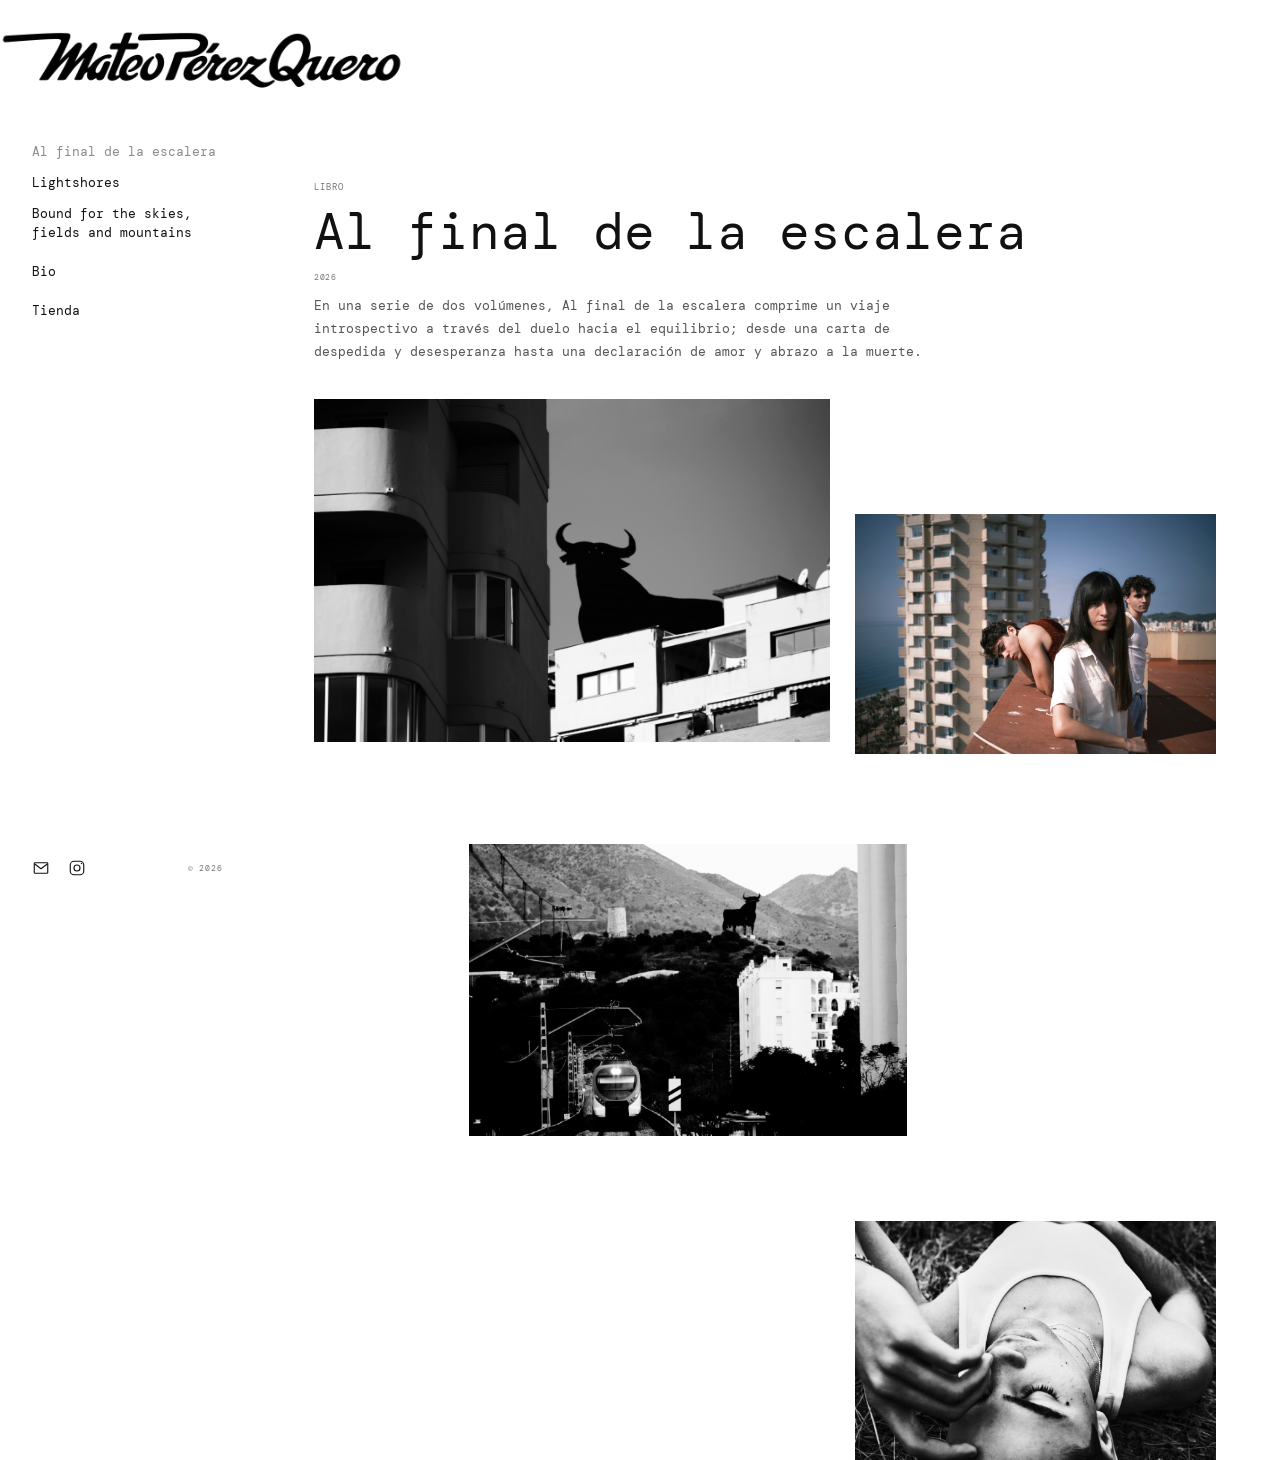
<file: index.html>
<!doctype html>
<html lang="es">
<head>
  <meta charset="utf-8">
  <meta name="viewport" content="width=device-width, initial-scale=1">
  <meta http-equiv="refresh" content="0; url=Al%20final%20de%20la%20escalera.html">
  <title>Al final de la escalera — Mateo Pérez Quero</title>
</head>
<body>
  <p><a href="Al%20final%20de%20la%20escalera.html">Ir a Al final de la escalera</a></p>
</body>
</html>
</file>
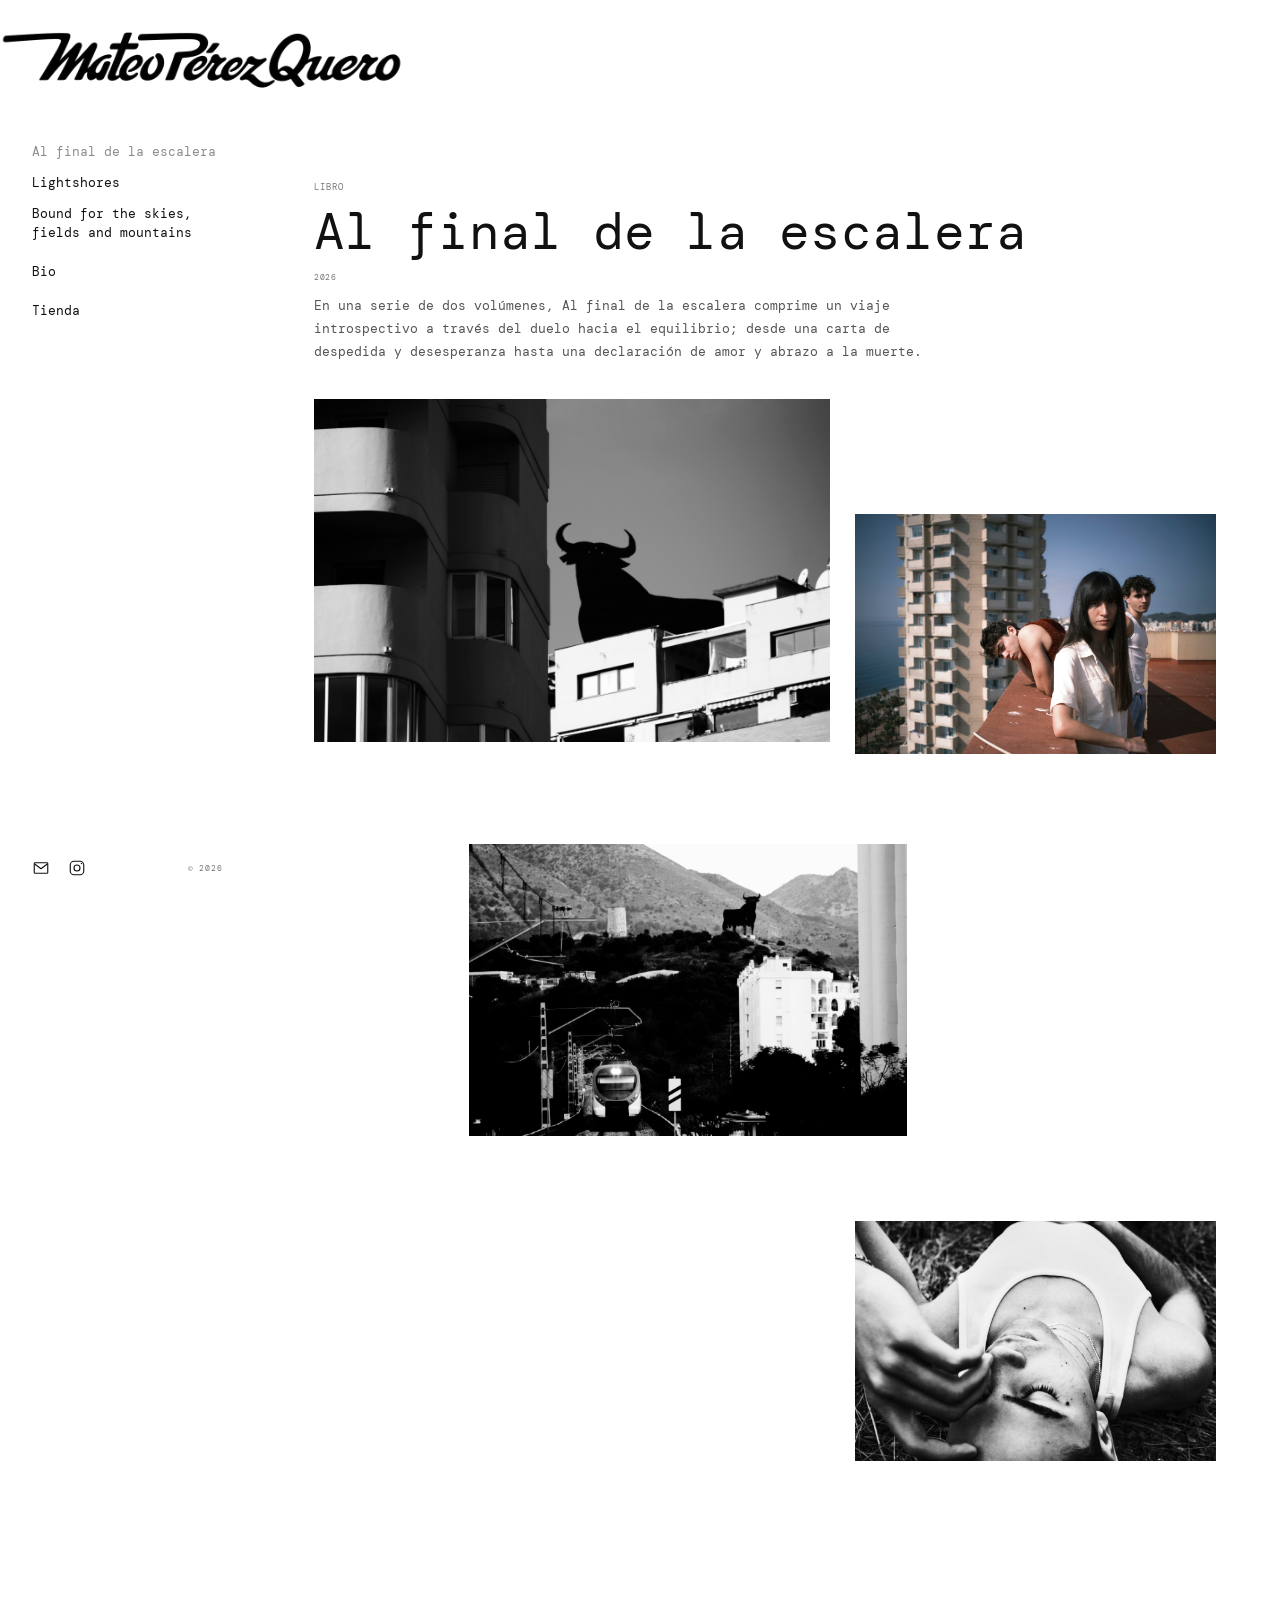
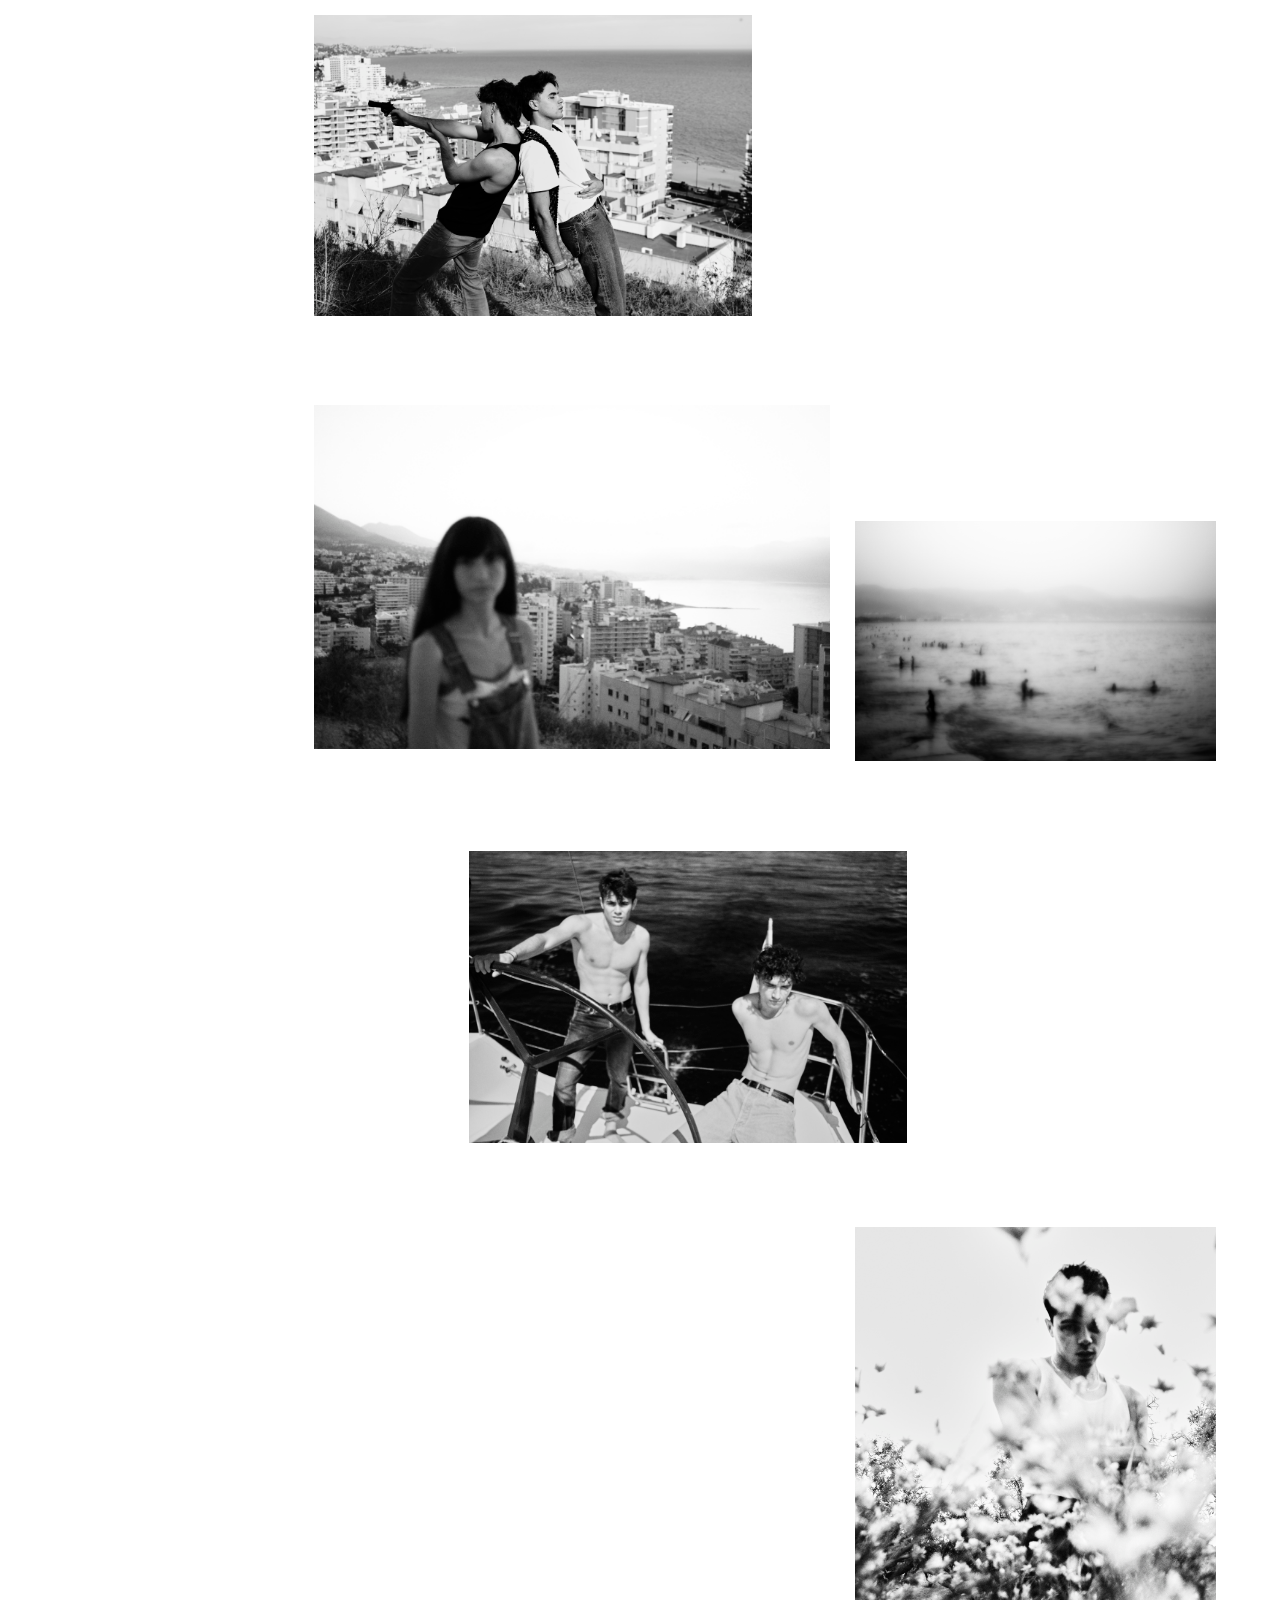
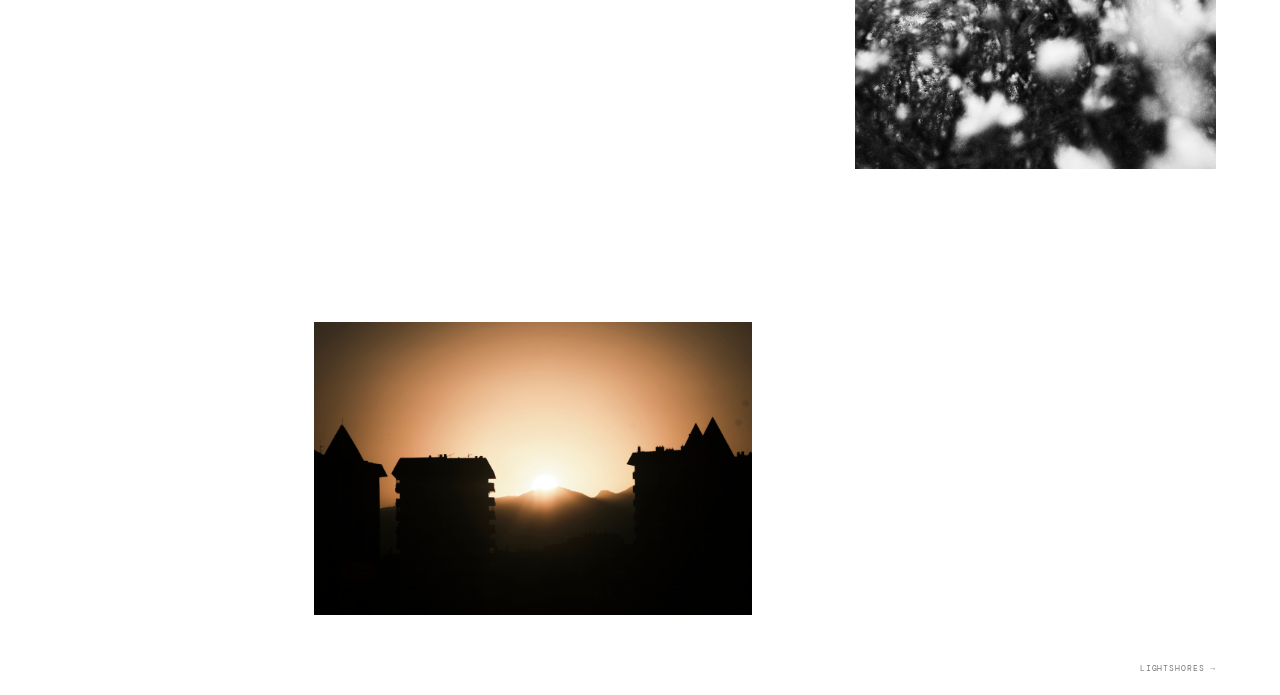
<file: Al final de la escalera.html>
<!doctype html><html lang="es"><head><meta charset="utf-8"><meta name="viewport" content="width=device-width, initial-scale=1"><meta name="theme-color" content="#fff"><title>Al final de la escalera — Mateo Pérez Quero</title><link rel="preconnect" href="https://fonts.googleapis.com"><link rel="preconnect" href="https://fonts.gstatic.com" crossorigin><link href="https://fonts.googleapis.com/css2?family=DM+Mono:wght@400;500&family=DM+Sans:wght@400;500;600;700&display=swap" rel="stylesheet"><link rel="stylesheet" href="styles.css"></head><body>
<header class="top-brand"><a href="Al%20final%20de%20la%20escalera.html" aria-label="Ir a Al final de la escalera"><img src="logo-mateo-perez-quero.png" alt="Mateo Pérez Quero"></a></header>
<aside class="sidebar"><a href="Al%20final%20de%20la%20escalera.html" class="logo-link" aria-label="Ir a Al final de la escalera"><img class="logo" src="logo-mateo-perez-quero.png" alt="Mateo Pérez Quero"></a><nav class="main-nav" aria-label="Secciones"><a class="nav-link active" href="Al%20final%20de%20la%20escalera.html">Al final de la escalera</a><a class="nav-link" href="Lightshores.html">Lightshores</a><a class="nav-link" href="Bound%20for%20the%20skies%2C%20fields%20and%20mountains.html">Bound for the skies, fields and mountains</a><a class="nav-link secondary" href="bio.html">Bio</a><a class="nav-link secondary" href="tienda.html">Tienda</a></nav><div class="sidebar-bottom"><a href="mailto:mateopquero@gmail.com" aria-label="Enviar correo" title="Correo"><svg viewBox="0 0 24 24" aria-hidden="true"><rect x="3" y="5" width="18" height="14" rx="1"/><path d="m4 7 8 6 8-6"/></svg></a><a href="https://www.instagram.com/mateopquero/" aria-label="Instagram" title="Instagram"><svg viewBox="0 0 24 24" aria-hidden="true"><rect x="3" y="3" width="18" height="18" rx="5"/><circle cx="12" cy="12" r="4"/><circle class="fill" cx="18" cy="6" r="1"/></svg></a><span>© <span id="year"></span></span></div></aside>
<main class="content"><div class="mobile-brand"><img src="logo-mateo-perez-quero.png" alt="Mateo Pérez Quero"></div><section class="project-page" data-project="libro-1"><header class="project-head"><p class="kicker">Libro</p><h1>Al final de la escalera</h1><p class="project-note">2026</p><p class="project-description">En una serie de dos volúmenes, Al final de la escalera comprime un viaje introspectivo a través del duelo hacia el equilibrio; desde una carta de despedida y desesperanza hasta una declaración de amor y abrazo a la muerte.</p></header><div class="masonry" id="project-gallery"></div></section><footer class="page-footer first-project-footer"><a href="Lightshores.html">Lightshores →</a></footer></main>
<dialog class="lightbox" aria-label="Fotografía ampliada"><button class="lightbox-close" aria-label="Cerrar imagen">×</button><button class="lightbox-prev" aria-label="Fotografía anterior">←</button><figure><img alt=""><figcaption></figcaption></figure><button class="lightbox-next" aria-label="Fotografía siguiente">→</button><span class="lightbox-count"></span></dialog><script src="script.js"></script></body></html>
</file>
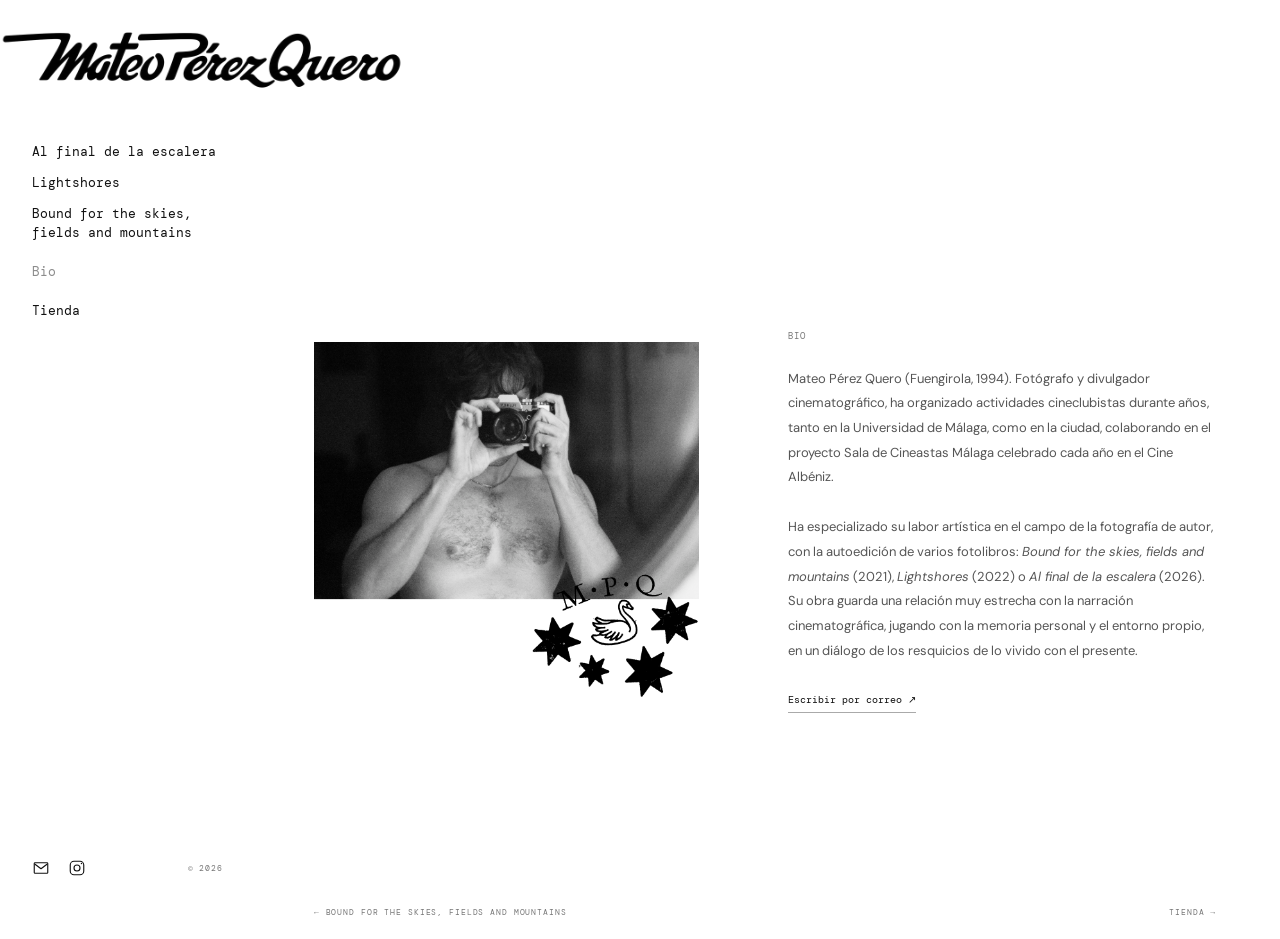
<file: bio.html>
<!doctype html><html lang="es"><head><meta charset="utf-8"><meta name="viewport" content="width=device-width, initial-scale=1"><meta name="theme-color" content="#fff"><title>Bio — Mateo Pérez Quero</title><link rel="preconnect" href="https://fonts.googleapis.com"><link rel="preconnect" href="https://fonts.gstatic.com" crossorigin><link href="https://fonts.googleapis.com/css2?family=DM+Mono:wght@400;500&family=DM+Sans:wght@400;500;600;700&display=swap" rel="stylesheet"><link rel="stylesheet" href="styles.css"></head><body>
<header class="top-brand"><a href="Al%20final%20de%20la%20escalera.html" aria-label="Ir a Al final de la escalera"><img src="logo-mateo-perez-quero.png" alt="Mateo Pérez Quero"></a></header>
<aside class="sidebar"><a href="Al%20final%20de%20la%20escalera.html" class="logo-link" aria-label="Ir a Al final de la escalera"><img class="logo" src="logo-mateo-perez-quero.png" alt="Mateo Pérez Quero"></a><nav class="main-nav" aria-label="Secciones"><a class="nav-link" href="Al%20final%20de%20la%20escalera.html">Al final de la escalera</a><a class="nav-link" href="Lightshores.html">Lightshores</a><a class="nav-link" href="Bound%20for%20the%20skies%2C%20fields%20and%20mountains.html">Bound for the skies, fields and mountains</a><a class="nav-link secondary active" href="bio.html">Bio</a><a class="nav-link secondary" href="tienda.html">Tienda</a></nav><div class="sidebar-bottom"><a href="mailto:mateopquero@gmail.com" aria-label="Enviar correo" title="Correo"><svg viewBox="0 0 24 24" aria-hidden="true"><rect x="3" y="5" width="18" height="14" rx="1"/><path d="m4 7 8 6 8-6"/></svg></a><a href="https://www.instagram.com/mateopquero/" aria-label="Instagram" title="Instagram"><svg viewBox="0 0 24 24" aria-hidden="true"><rect x="3" y="3" width="18" height="18" rx="5"/><circle cx="12" cy="12" r="4"/><circle class="fill" cx="18" cy="6" r="1"/></svg></a><span>© <span id="year"></span></span></div></aside>
<main class="content"><div class="mobile-brand"><img src="logo-mateo-perez-quero.png" alt="Mateo Pérez Quero"></div><section class="bio-layout"><div class="bio-portrait"><img src="images/retrato.png" alt="Retrato de Mateo Pérez Quero"></div><div class="bio-copy"><p class="kicker">Bio</p><p>Mateo Pérez Quero (Fuengirola, 1994). Fotógrafo y divulgador cinematográfico, ha organizado actividades cineclubistas durante años, tanto en la Universidad de Málaga, como en la ciudad, colaborando en el proyecto Sala de Cineastas Málaga celebrado cada año en el Cine Albéniz.</p><p>Ha especializado su labor artística en el campo de la fotografía de autor, con la autoedición de varios fotolibros: <em>Bound for the skies, fields and mountains</em> (2021), <em>Lightshores</em> (2022) o <em>Al final de la escalera</em> (2026). Su obra guarda una relación muy estrecha con la narración cinematográfica, jugando con la memoria personal y el entorno propio, en un diálogo de los resquicios de lo vivido con el presente.</p><a href="mailto:mateopquero@gmail.com" class="text-link">Escribir por correo ↗</a></div></section><footer class="page-footer"><a href="Bound%20for%20the%20skies%2C%20fields%20and%20mountains.html">← Bound for the skies, fields and mountains</a><a href="tienda.html">Tienda →</a></footer></main><script src="script.js"></script></body></html>
</file>
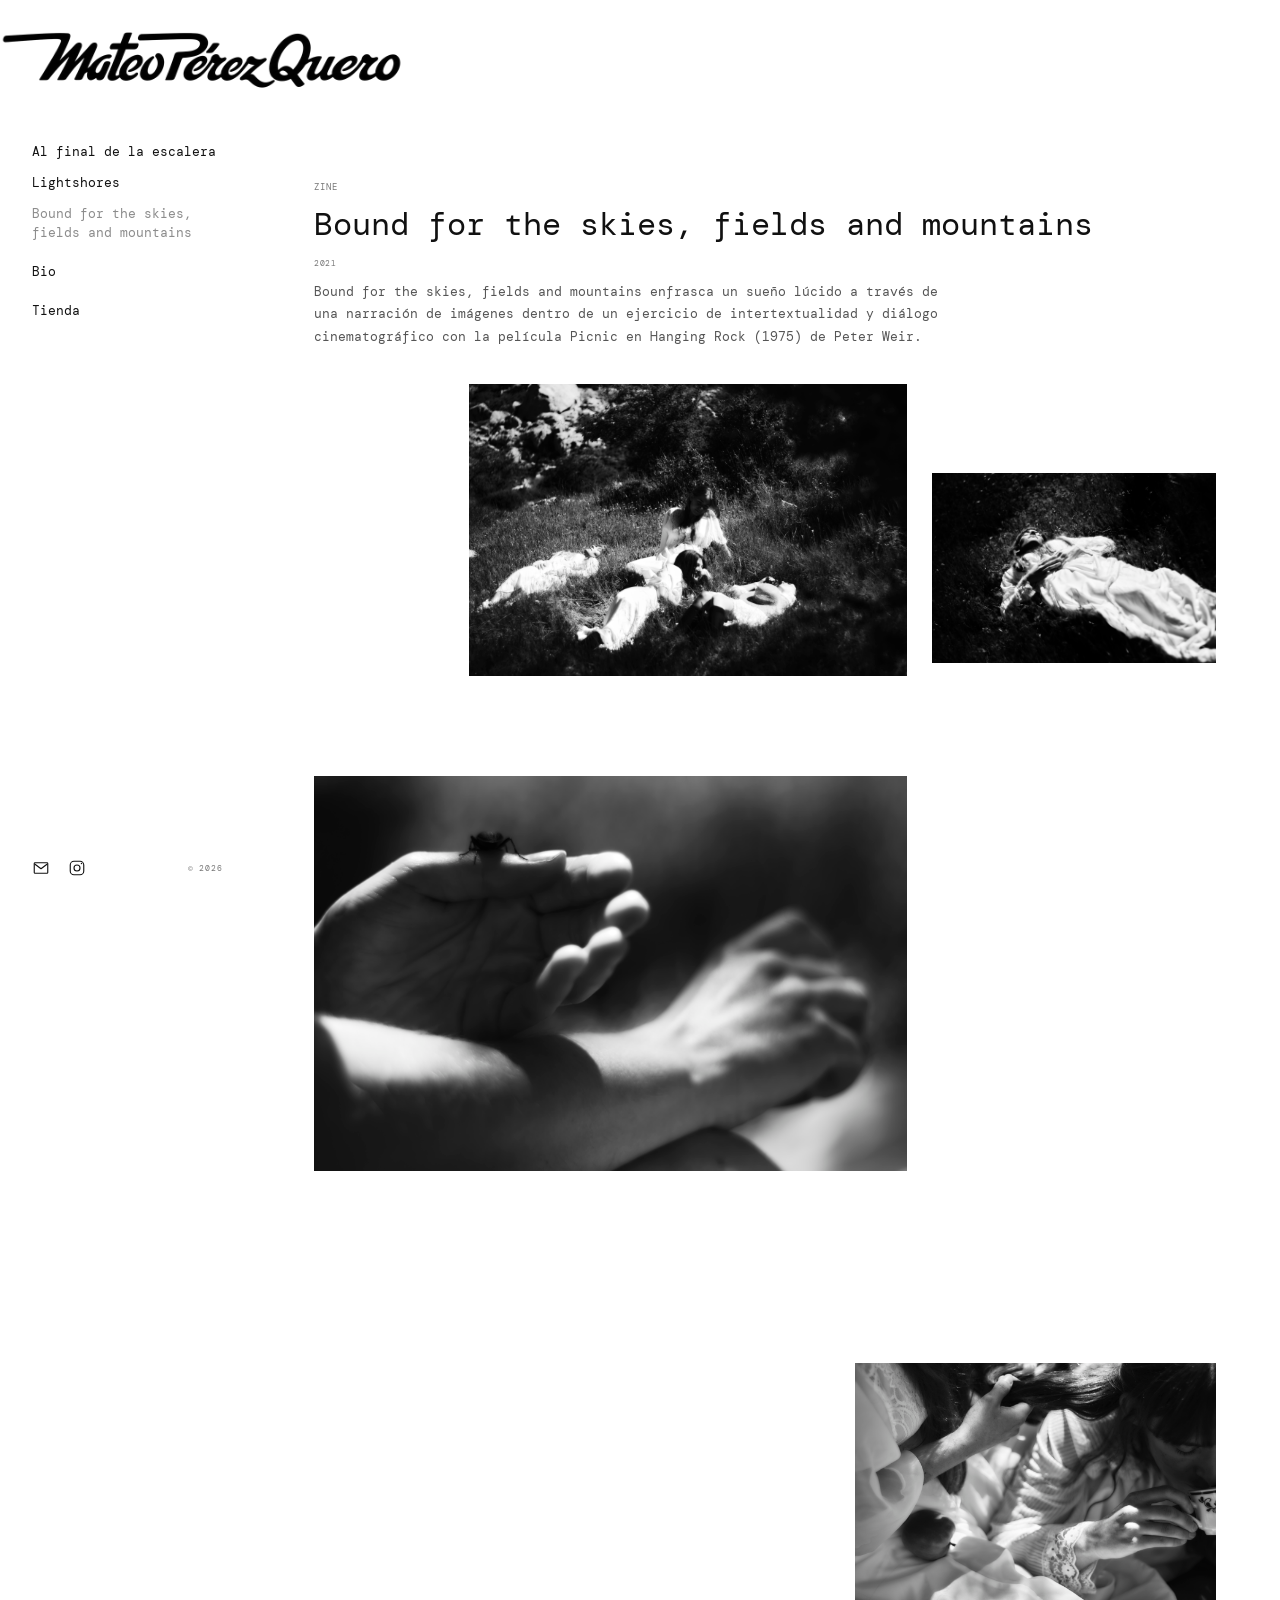
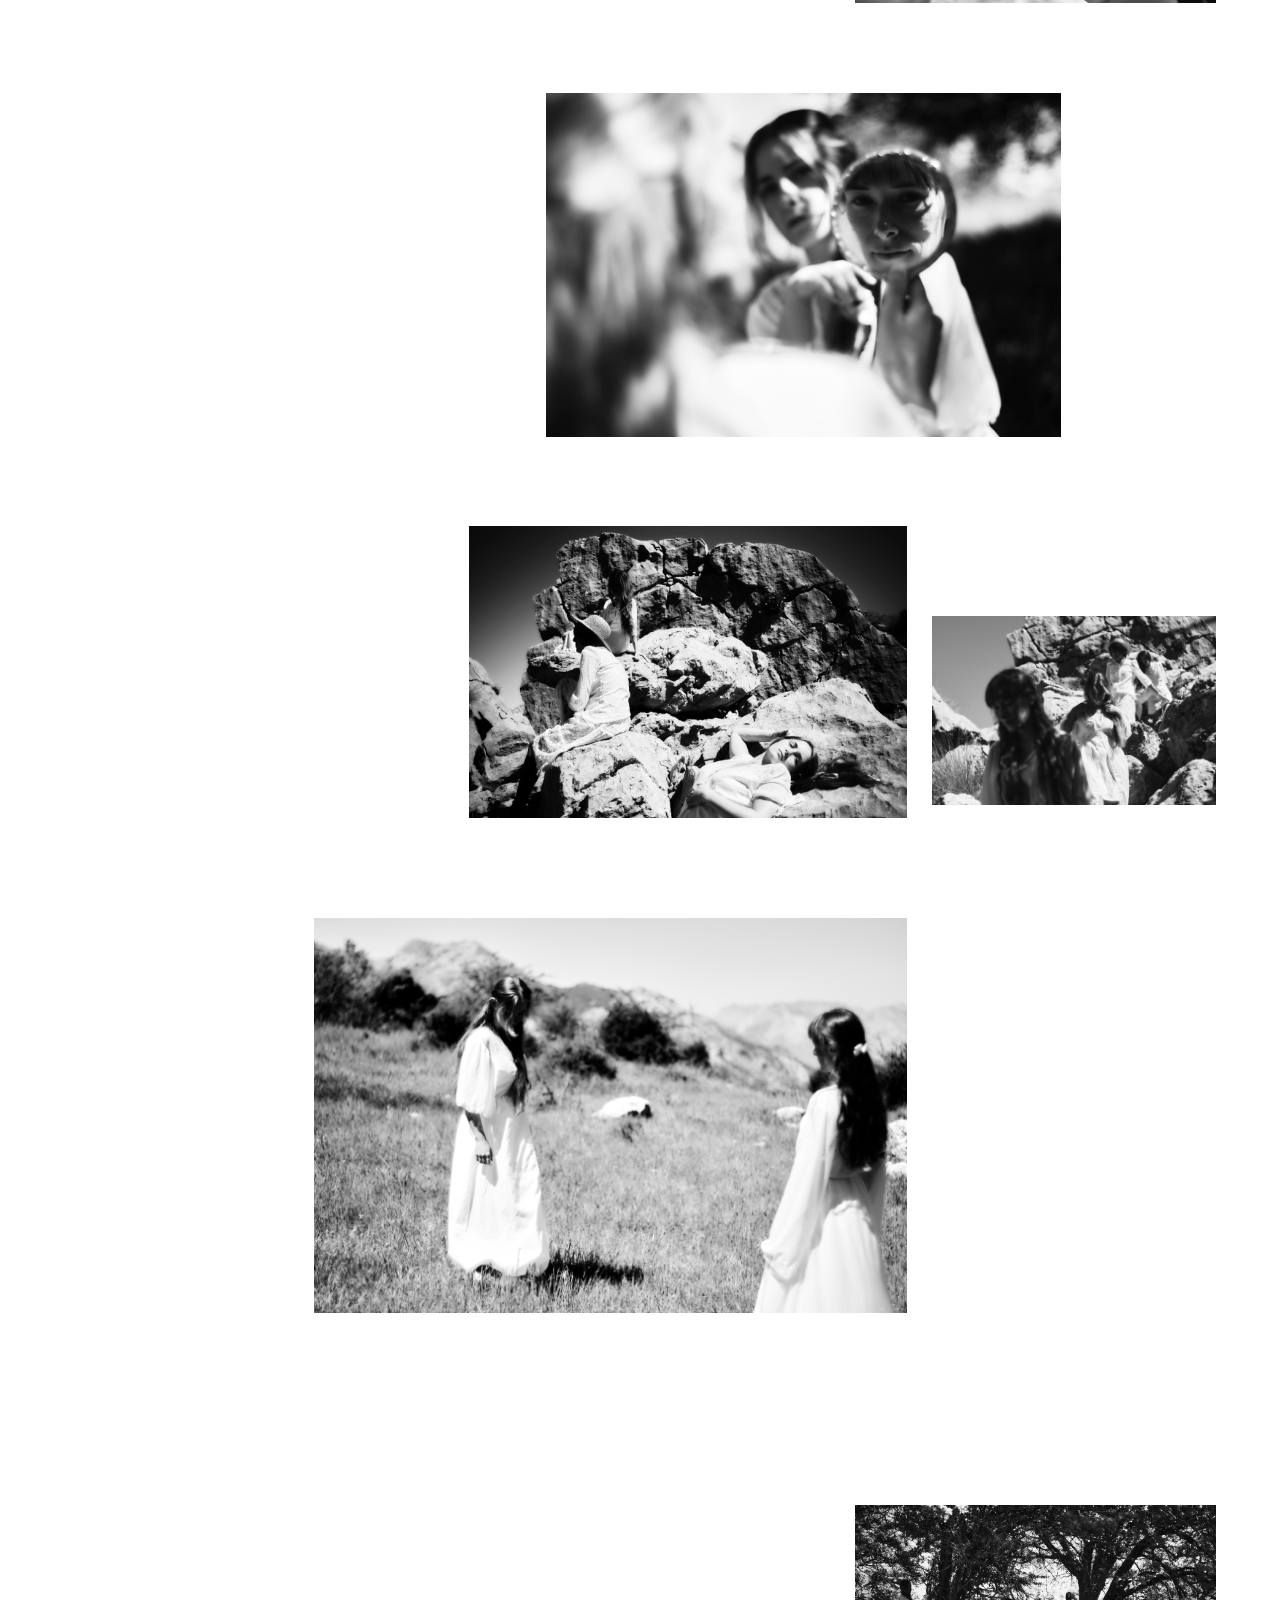
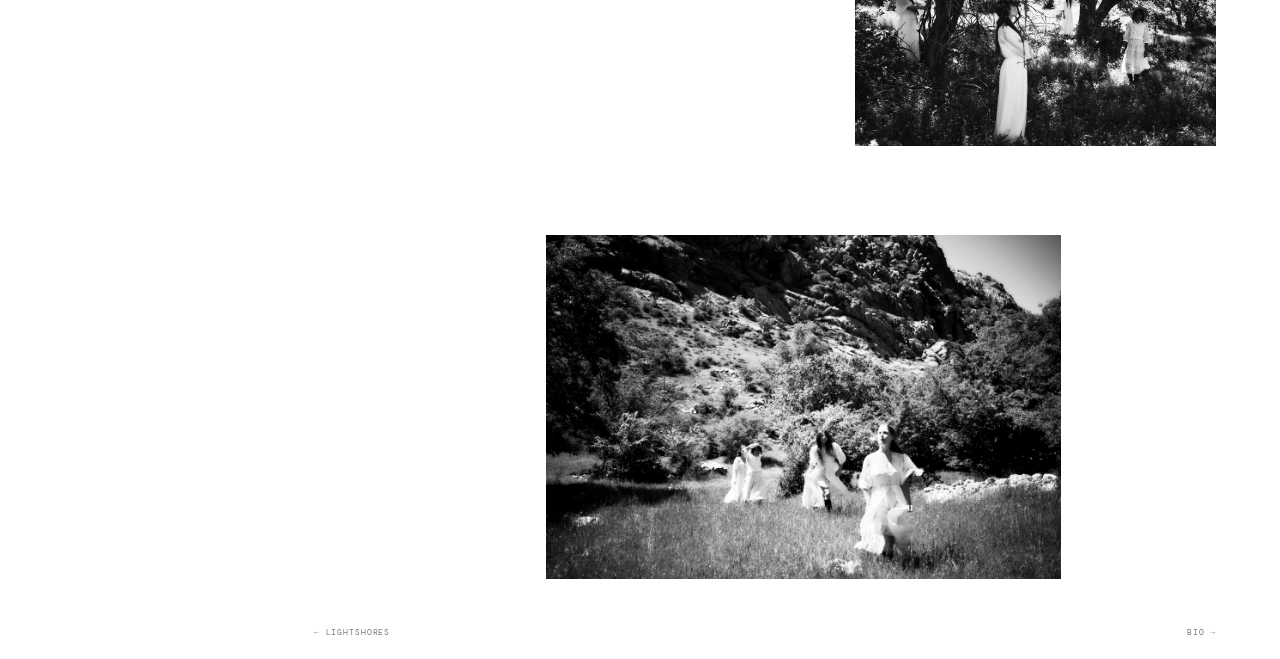
<file: Bound for the skies, fields and mountains.html>
<!doctype html><html lang="es"><head><meta charset="utf-8"><meta name="viewport" content="width=device-width, initial-scale=1"><meta name="theme-color" content="#fff"><title>Bound for the skies, fields and mountains — Mateo Pérez Quero</title><link rel="preconnect" href="https://fonts.googleapis.com"><link rel="preconnect" href="https://fonts.gstatic.com" crossorigin><link href="https://fonts.googleapis.com/css2?family=DM+Mono:wght@400;500&family=DM+Sans:wght@400;500;600;700&display=swap" rel="stylesheet"><link rel="stylesheet" href="styles.css"></head><body>
<header class="top-brand"><a href="Al%20final%20de%20la%20escalera.html" aria-label="Ir a Al final de la escalera"><img src="logo-mateo-perez-quero.png" alt="Mateo Pérez Quero"></a></header>
<aside class="sidebar"><a href="Al%20final%20de%20la%20escalera.html" class="logo-link" aria-label="Ir a Al final de la escalera"><img class="logo" src="logo-mateo-perez-quero.png" alt="Mateo Pérez Quero"></a><nav class="main-nav" aria-label="Secciones"><a class="nav-link" href="Al%20final%20de%20la%20escalera.html">Al final de la escalera</a><a class="nav-link" href="Lightshores.html">Lightshores</a><a class="nav-link active" href="Bound%20for%20the%20skies%2C%20fields%20and%20mountains.html">Bound for the skies, fields and mountains</a><a class="nav-link secondary" href="bio.html">Bio</a><a class="nav-link secondary" href="tienda.html">Tienda</a></nav><div class="sidebar-bottom"><a href="mailto:mateopquero@gmail.com" aria-label="Enviar correo" title="Correo"><svg viewBox="0 0 24 24" aria-hidden="true"><rect x="3" y="5" width="18" height="14" rx="1"/><path d="m4 7 8 6 8-6"/></svg></a><a href="https://www.instagram.com/mateopquero/" aria-label="Instagram" title="Instagram"><svg viewBox="0 0 24 24" aria-hidden="true"><rect x="3" y="3" width="18" height="18" rx="5"/><circle cx="12" cy="12" r="4"/><circle class="fill" cx="18" cy="6" r="1"/></svg></a><span>© <span id="year"></span></span></div></aside>
<main class="content"><div class="mobile-brand"><img src="logo-mateo-perez-quero.png" alt="Mateo Pérez Quero"></div><section class="project-page" data-project="zine"><header class="project-head"><p class="kicker">Zine</p><h1 class="long-title">Bound for the skies, fields and mountains</h1><p class="project-note">2021</p><p class="project-description">Bound for the skies, fields and mountains enfrasca un sueño lúcido a través de una narración de imágenes dentro de un ejercicio de intertextualidad y diálogo cinematográfico con la película Picnic en Hanging Rock (1975) de Peter Weir.</p></header><div class="masonry" id="project-gallery"></div></section><footer class="page-footer"><a href="Lightshores.html">← Lightshores</a><a href="bio.html">Bio →</a></footer></main>
<dialog class="lightbox" aria-label="Fotografía ampliada"><button class="lightbox-close" aria-label="Cerrar imagen">×</button><button class="lightbox-prev" aria-label="Fotografía anterior">←</button><figure><img alt=""><figcaption></figcaption></figure><button class="lightbox-next" aria-label="Fotografía siguiente">→</button><span class="lightbox-count"></span></dialog><script src="script.js"></script></body></html>
</file>
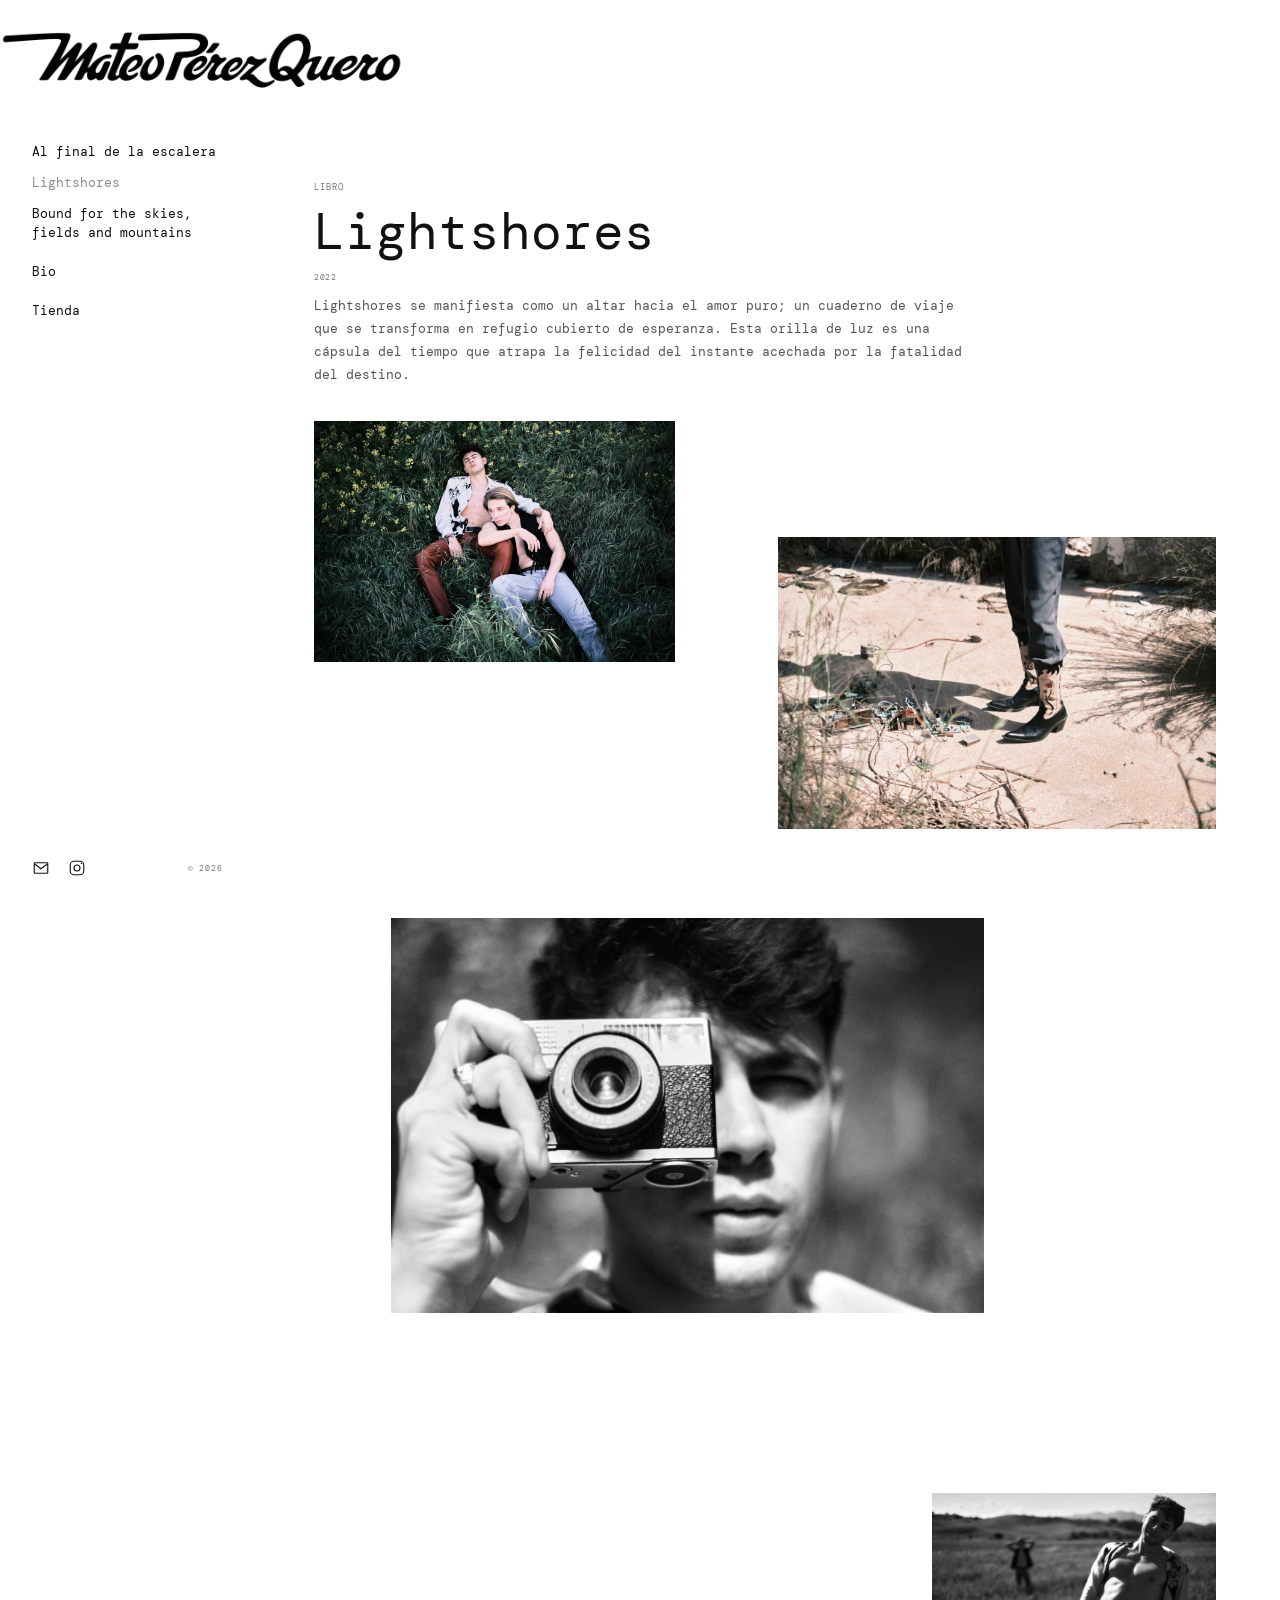
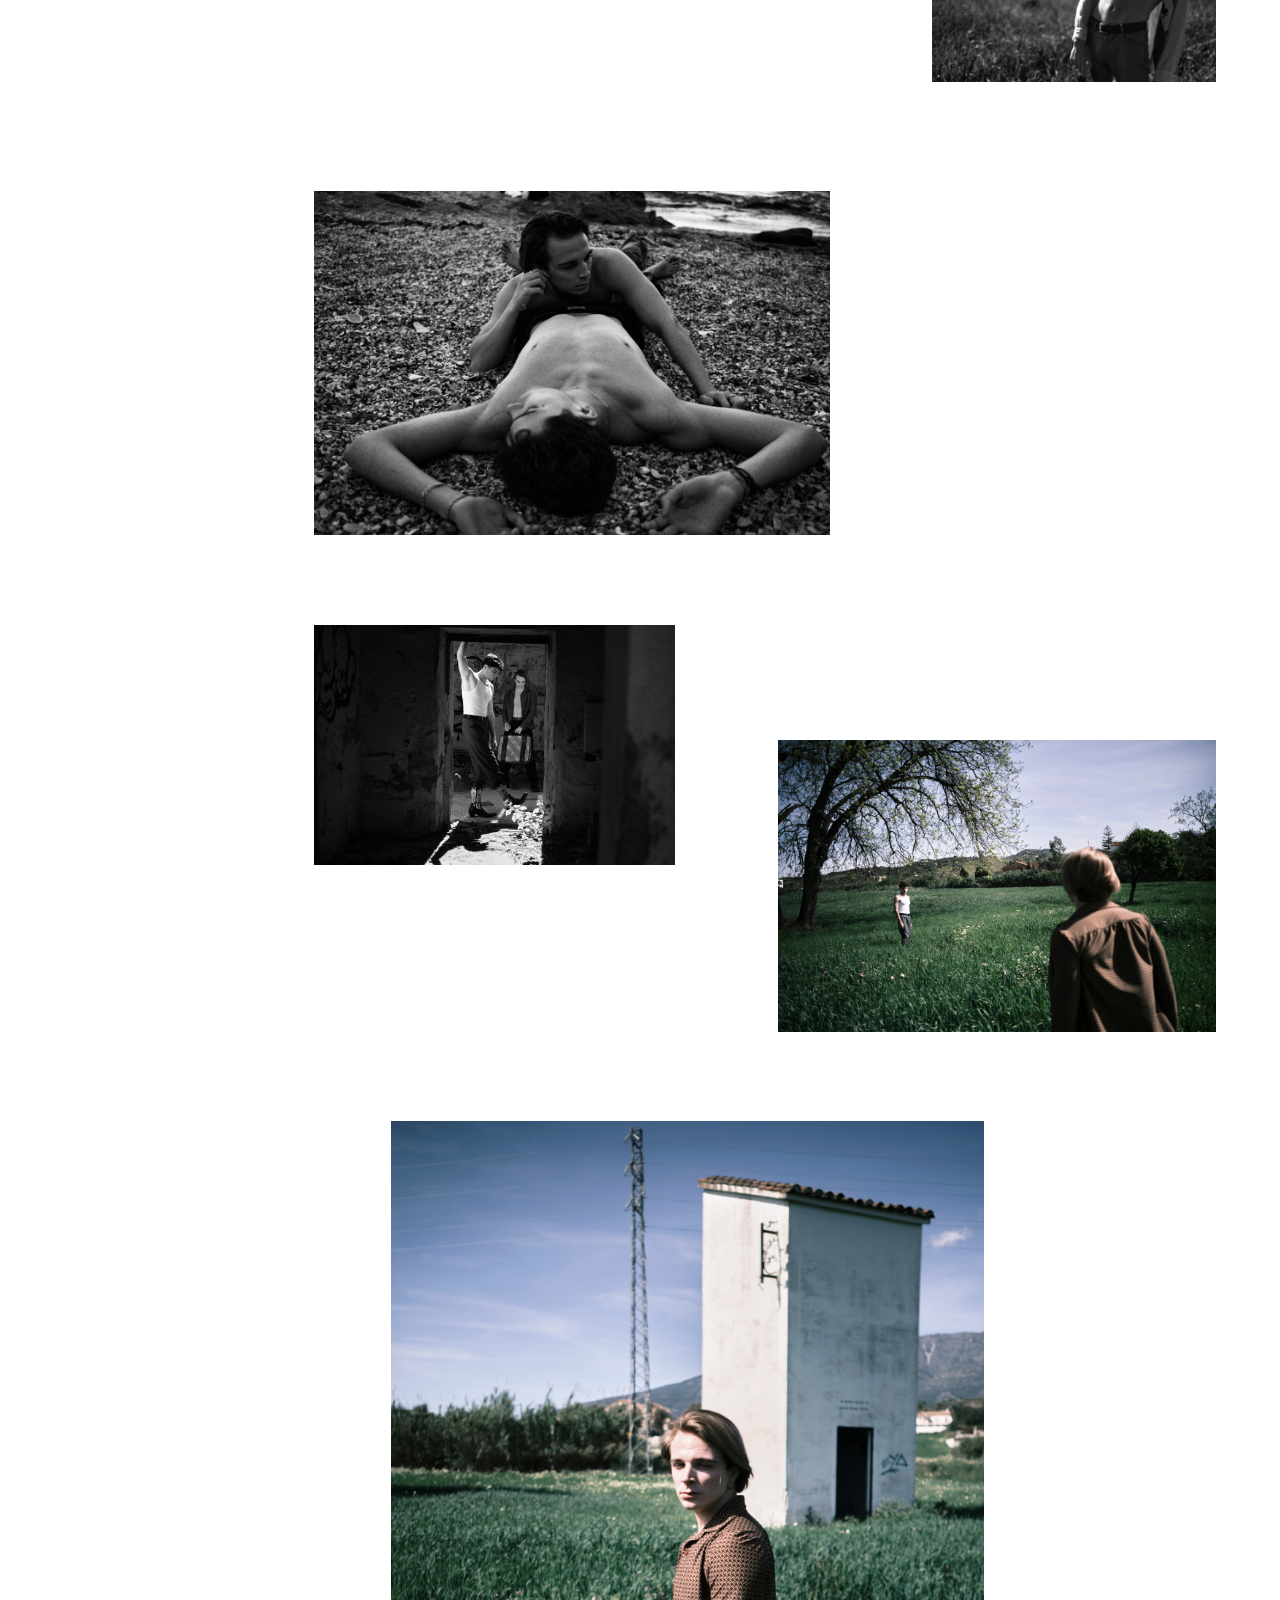
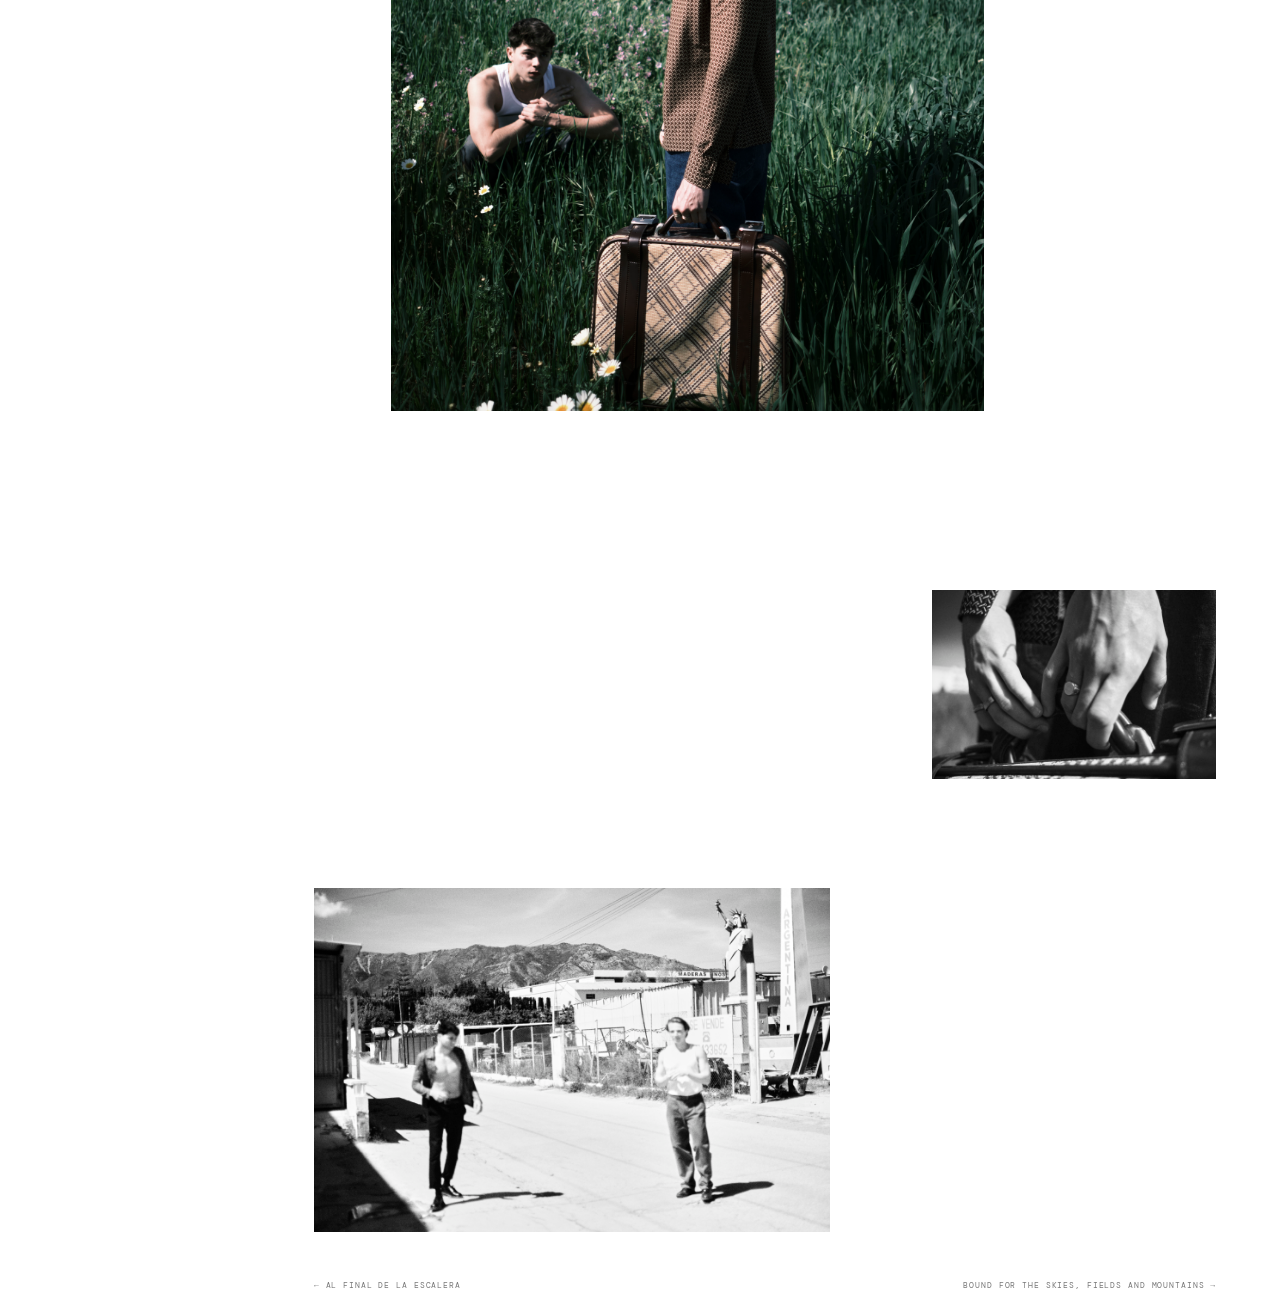
<file: Lightshores.html>
<!doctype html><html lang="es"><head><link rel="icon" type="image/png" href="/favicon.png"><meta charset="utf-8"><meta name="viewport" content="width=device-width, initial-scale=1"><meta name="theme-color" content="#fff"><title>Lightshores — Mateo Pérez Quero</title><link rel="preconnect" href="https://fonts.googleapis.com"><link rel="preconnect" href="https://fonts.gstatic.com" crossorigin><link href="https://fonts.googleapis.com/css2?family=DM+Mono:wght@400;500&family=DM+Sans:wght@400;500;600;700&display=swap" rel="stylesheet"><link rel="stylesheet" href="styles.css"></head><body>
<header class="top-brand"><a href="Al%20final%20de%20la%20escalera.html" aria-label="Ir a Al final de la escalera"><img src="logo-mateo-perez-quero.png" alt="Mateo Pérez Quero"></a></header>
<aside class="sidebar"><a href="Al%20final%20de%20la%20escalera.html" class="logo-link" aria-label="Ir a Al final de la escalera"><img class="logo" src="logo-mateo-perez-quero.png" alt="Mateo Pérez Quero"></a><nav class="main-nav" aria-label="Secciones"><a class="nav-link" href="Al%20final%20de%20la%20escalera.html">Al final de la escalera</a><a class="nav-link active" href="Lightshores.html">Lightshores</a><a class="nav-link" href="Bound%20for%20the%20skies%2C%20fields%20and%20mountains.html">Bound for the skies, fields and mountains</a><a class="nav-link secondary" href="bio.html">Bio</a><a class="nav-link secondary" href="tienda.html">Tienda</a></nav><div class="sidebar-bottom"><a href="mailto:mateopquero@gmail.com" aria-label="Enviar correo" title="Correo"><svg viewBox="0 0 24 24" aria-hidden="true"><rect x="3" y="5" width="18" height="14" rx="1"/><path d="m4 7 8 6 8-6"/></svg></a><a href="https://www.instagram.com/mateopquero/" aria-label="Instagram" title="Instagram"><svg viewBox="0 0 24 24" aria-hidden="true"><rect x="3" y="3" width="18" height="18" rx="5"/><circle cx="12" cy="12" r="4"/><circle class="fill" cx="18" cy="6" r="1"/></svg></a><span>© <span id="year"></span></span></div></aside>
<main class="content"><div class="mobile-brand"><img src="logo-mateo-perez-quero.png" alt="Mateo Pérez Quero"></div><section class="project-page" data-project="libro-2"><header class="project-head"><p class="kicker">Libro</p><h1>Lightshores</h1><p class="project-note">2022</p><p class="project-description">Lightshores se manifiesta como un altar hacia el amor puro; un cuaderno de viaje que se transforma en refugio cubierto de esperanza. Esta orilla de luz es una cápsula del tiempo que atrapa la felicidad del instante acechada por la fatalidad del destino.</p></header><div class="masonry" id="project-gallery"></div></section><footer class="page-footer"><a href="Al%20final%20de%20la%20escalera.html">← Al final de la escalera</a><a href="Bound%20for%20the%20skies%2C%20fields%20and%20mountains.html">Bound for the skies, fields and mountains →</a></footer></main>
<dialog class="lightbox" aria-label="Fotografía ampliada"><button class="lightbox-close" aria-label="Cerrar imagen">×</button><button class="lightbox-prev" aria-label="Fotografía anterior">←</button><figure><img alt=""><figcaption></figcaption></figure><button class="lightbox-next" aria-label="Fotografía siguiente">→</button><span class="lightbox-count"></span></dialog><script src="script.js"></script></body></html>
</file>
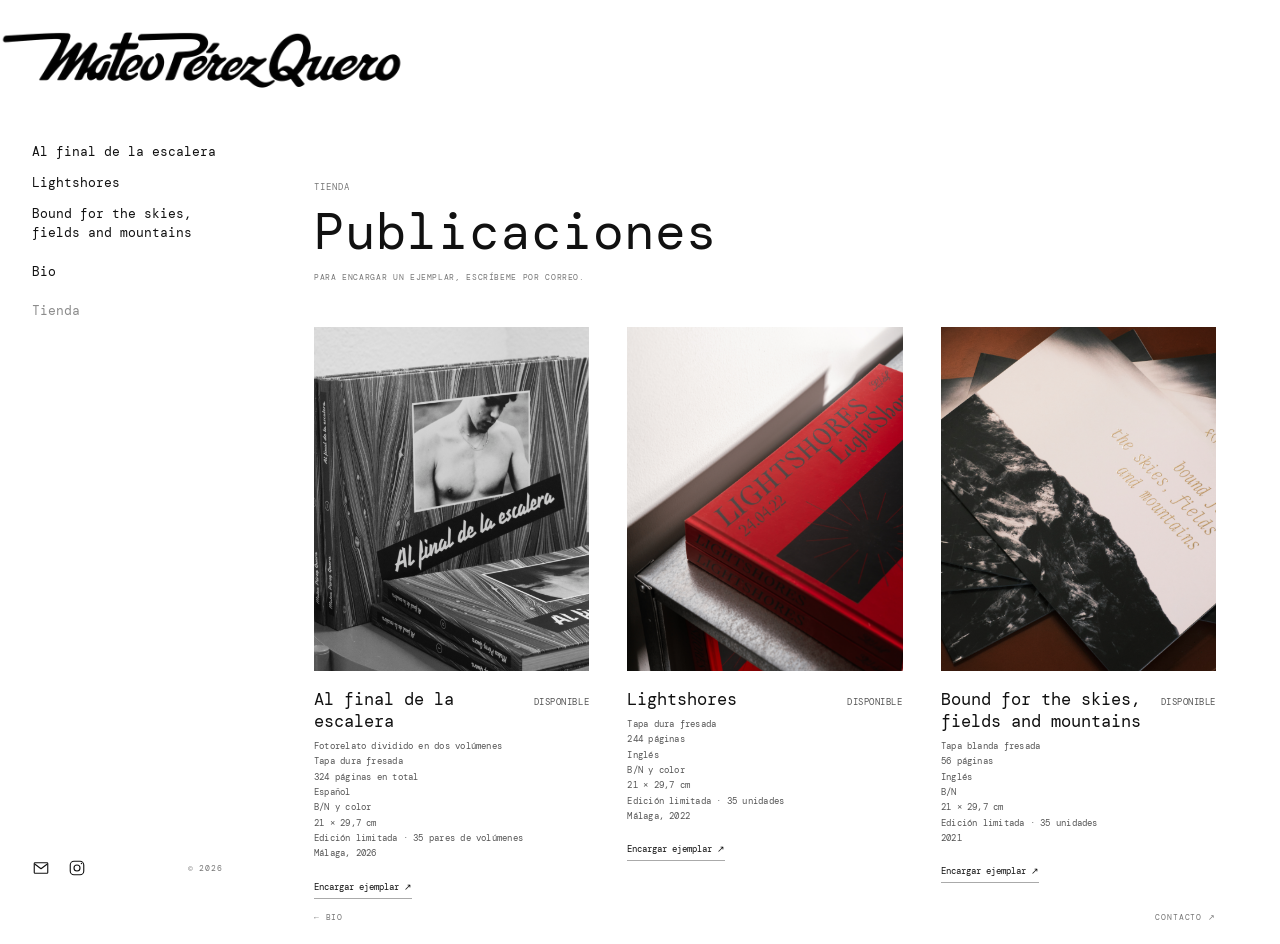
<file: tienda.html>
<!doctype html><html lang="es"><head><meta charset="utf-8"><meta name="viewport" content="width=device-width, initial-scale=1"><meta name="theme-color" content="#fff"><title>Tienda — Mateo Pérez Quero</title><link rel="preconnect" href="https://fonts.googleapis.com"><link rel="preconnect" href="https://fonts.gstatic.com" crossorigin><link href="https://fonts.googleapis.com/css2?family=DM+Mono:wght@400;500&family=DM+Sans:wght@400;500;600;700&display=swap" rel="stylesheet"><link rel="stylesheet" href="styles.css"></head><body>
<header class="top-brand"><a href="Al%20final%20de%20la%20escalera.html" aria-label="Ir a Al final de la escalera"><img src="logo-mateo-perez-quero.png" alt="Mateo Pérez Quero"></a></header>
<aside class="sidebar"><a href="Al%20final%20de%20la%20escalera.html" class="logo-link" aria-label="Ir a Al final de la escalera"><img class="logo" src="logo-mateo-perez-quero.png" alt="Mateo Pérez Quero"></a><nav class="main-nav" aria-label="Secciones"><a class="nav-link" href="Al%20final%20de%20la%20escalera.html">Al final de la escalera</a><a class="nav-link" href="Lightshores.html">Lightshores</a><a class="nav-link" href="Bound%20for%20the%20skies%2C%20fields%20and%20mountains.html">Bound for the skies, fields and mountains</a><a class="nav-link secondary" href="bio.html">Bio</a><a class="nav-link secondary active" href="tienda.html">Tienda</a></nav><div class="sidebar-bottom"><a href="mailto:mateopquero@gmail.com" aria-label="Enviar correo" title="Correo"><svg viewBox="0 0 24 24" aria-hidden="true"><rect x="3" y="5" width="18" height="14" rx="1"/><path d="m4 7 8 6 8-6"/></svg></a><a href="https://www.instagram.com/mateopquero/" aria-label="Instagram" title="Instagram"><svg viewBox="0 0 24 24" aria-hidden="true"><rect x="3" y="3" width="18" height="18" rx="5"/><circle cx="12" cy="12" r="4"/><circle class="fill" cx="18" cy="6" r="1"/></svg></a><span>© <span id="year"></span></span></div></aside>
<main class="content"><div class="mobile-brand"><img src="logo-mateo-perez-quero.png" alt="Mateo Pérez Quero"></div><section class="shop-page"><header class="project-head"><p class="kicker">Tienda</p><h1>Publicaciones</h1><p class="project-note">Para encargar un ejemplar, escríbeme por correo.</p></header><div class="shop-grid">
<article class="product"><button class="photo" data-full="images/libro-1.jpg" aria-label="Ampliar cubierta de Al final de la escalera"><img src="images/libro-1.jpg" alt="Cubierta — sustituir por fotografía de Al final de la escalera"></button><div class="product-meta"><h2>Al final de la escalera</h2><span class="availability">Disponible</span></div><ul class="product-details"><li>Fotorelato dividido en dos volúmenes</li><li>Tapa dura fresada</li><li>324 páginas en total</li><li>Español</li><li>B/N y color</li><li>21 × 29,7 cm</li><li>Edición limitada · 35 pares de volúmenes</li><li>Málaga, 2026</li></ul><a href="mailto:mateopquero@gmail.com?subject=Encargo%20de%20Al%20final%20de%20la%20escalera">Encargar ejemplar ↗</a></article>
<article class="product"><button class="photo" data-full="images/libro-2.jpg" aria-label="Ampliar cubierta de Lightshores"><img src="images/libro-2.jpg" alt="Cubierta — sustituir por fotografía de Lightshores"></button><div class="product-meta"><h2>Lightshores</h2><span class="availability">Disponible</span></div><ul class="product-details"><li>Tapa dura fresada</li><li>244 páginas</li><li>Inglés</li><li>B/N y color</li><li>21 × 29,7 cm</li><li>Edición limitada · 35 unidades</li><li>Málaga, 2022</li></ul><a href="mailto:mateopquero@gmail.com?subject=Encargo%20de%20Lightshores">Encargar ejemplar ↗</a></article>
<article class="product"><button class="photo" data-full="images/zine.jpg" aria-label="Ampliar imagen del zine"><img src="images/zine.jpg" alt="Cubierta — sustituir por fotografía del zine"></button><div class="product-meta"><h2>Bound for the skies, fields and mountains</h2><span class="availability">Disponible</span></div><ul class="product-details"><li>Tapa blanda fresada</li><li>56 páginas</li><li>Inglés</li><li>B/N</li><li>21 × 29,7 cm</li><li>Edición limitada · 35 unidades</li><li>2021</li></ul><a href="mailto:mateopquero@gmail.com?subject=Encargo%20de%20Bound%20for%20the%20skies%2C%20fields%20and%20mountains">Encargar ejemplar ↗</a></article>
</div></section><footer class="page-footer"><a href="bio.html">← Bio</a><a href="mailto:mateopquero@gmail.com">Contacto ↗</a></footer></main>
<dialog class="lightbox" aria-label="Imagen ampliada"><button class="lightbox-close" aria-label="Cerrar imagen">×</button><figure><img alt=""><figcaption></figcaption></figure></dialog><script src="script.js"></script></body></html>
</file>
<file: styles.css>
:root{--ink:#111;--muted:#777;--line:#e9e9e9;--sans:'DM Mono',monospace;--serif:'Libre Baskerville',Georgia,serif}*{box-sizing:border-box}html{scroll-behavior:smooth}body{margin:0;background:#fff;color:var(--ink);font:12px var(--sans);-webkit-font-smoothing:antialiased}a{color:inherit;text-decoration:none}.sidebar{position:fixed;inset:0 auto 0 0;width:250px;padding:36px 27px 23px 32px;display:flex;flex-direction:column;background:#fff;z-index:5}.logo-link{display:block;width:100%;margin:0 0 27px}.logo{display:block;width:100%;height:auto}.side-label,.kicker,.project-note,.sidebar-bottom,.photo-index,.page-footer,.bio-portrait>span,.product>p,.shop-note{font-size:9px;text-transform:uppercase;letter-spacing:.11em;color:var(--muted)}.side-label{margin:0 0 20px}.main-nav{display:flex;flex-direction:column;gap:13px}.nav-link{display:block;font:400 13px/1.4 var(--sans);transition:opacity .2s;width:max-content}.nav-link:hover,.nav-link.active{opacity:.48}.nav-link.secondary{margin-top:8px;font:400 13px/1.4 var(--sans)}.sidebar-bottom{display:flex;align-items:center;gap:18px;margin-top:auto;font-size:8px}.sidebar-bottom span{margin-left:auto}.sidebar-bottom a{display:flex;width:18px;height:18px;color:#111}.sidebar-bottom svg{width:100%;height:100%;fill:none;stroke:currentColor;stroke-width:1.5;stroke-linecap:round;stroke-linejoin:round}.sidebar-bottom svg .fill{fill:currentColor;stroke:none}.content{margin-left:250px;max-width:1700px;padding:0 clamp(34px,5vw,88px)}.mobile-brand{display:none}.project-page,.shop-page{padding-top:57px}.project-head{margin:0 0 30px}.kicker{margin:0 0 11px}.project-head h1,.home-intro h1,.bio-copy h1{font:400 clamp(32px,4vw,52px)/1.1 var(--sans);letter-spacing:0;margin:0}.project-head h1 em,.home-intro h1 em,.bio-copy h1 em{font-weight:400}.project-note{margin:12px 0 0;font-size:8px;letter-spacing:.08em}.masonry{display:grid;grid-template-columns:repeat(12,minmax(0,1fr));align-items:start;column-gap:clamp(12px,2vw,32px);row-gap:clamp(45px,7vw,100px);padding:5px 0 30px}.photo{position:relative;display:block;padding:0;border:0;background:#f5f5f5;overflow:hidden;cursor:zoom-in;grid-column:span 6;line-height:0}.photo img{display:block;width:100%;height:auto;max-height:none;object-fit:contain;transition:transform .8s cubic-bezier(.2,.7,.2,1)}.photo:hover img{transform:scale(1.02)}.photo:nth-child(5n+1){grid-column:1/span 7}.photo:nth-child(5n+2){grid-column:8/span 5;margin-top:clamp(65px,9vw,135px)}.photo:nth-child(5n+3){grid-column:3/span 6}.photo:nth-child(5n+4){grid-column:8/span 5;margin-top:-5px}.photo:nth-child(5n){grid-column:1/span 6;margin-top:clamp(35px,5vw,75px)}.photo-index{position:absolute;bottom:10px;right:11px;color:#fff;font-size:8px;line-height:1;text-shadow:0 1px 5px #000;opacity:0;transition:opacity .2s}.photo:hover .photo-index{opacity:1}.home-content{min-height:100vh;display:flex;flex-direction:column}.home-intro{padding:clamp(100px,18vh,190px) 0 80px}.home-intro h1{font-size:clamp(54px,8vw,104px);line-height:.98}.home-intro>p:last-child{font:12px var(--serif);margin:25px 0 0;color:#555}.project-index{border-top:1px solid var(--line)}.project-index>a{display:grid;grid-template-columns:50px 1fr auto;align-items:center;gap:12px;padding:19px 0;border-bottom:1px solid var(--line)}.project-index>a>span,.project-index>a>i{font:9px var(--sans);font-style:normal;color:var(--muted);letter-spacing:.08em}.project-index>a>strong{font:17px var(--sans);font-weight:400}.project-index>a:hover strong{opacity:.5}.page-footer{display:flex;justify-content:space-between;margin-top:auto;padding:18px 0 22px;font-size:8px}.page-footer a:hover{color:#000}.bio-layout{padding:clamp(55px,10vh,120px) 0 60px;display:grid;grid-template-columns:minmax(250px,.9fr) minmax(300px,1fr);gap:clamp(35px,7vw,110px);align-items:center;min-height:85vh}.bio-portrait{margin:0}.bio-portrait img{width:100%;height:auto;max-height:72vh;object-fit:cover;display:block}.bio-portrait>span{display:block;margin-top:9px;font-size:8px}.bio-copy h1{font-size:clamp(40px,5vw,66px)}.bio-copy>p:not(.kicker){font:13px/1.9 var(--serif);color:#555;margin:25px 0;max-width:480px}.text-link{display:inline-block;font:10px var(--sans);border-bottom:1px solid #aaa;padding-bottom:6px;margin-top:5px}.shop-page .project-head{margin-bottom:45px}.shop-grid{display:grid;grid-template-columns:repeat(3,minmax(0,1fr));gap:clamp(20px,3vw,48px)}.product .photo{width:100%;grid-column:auto;aspect-ratio:4/5}.product .photo img{width:100%;height:100%;object-fit:cover}.product h2{font:17px var(--sans);font-weight:400;margin:17px 0 7px}.product>p{margin:0 0 16px;font-size:8px}.product>a{font:9px var(--sans);border-bottom:1px solid #aaa;padding-bottom:5px}.shop-note{margin-top:50px;font-size:8px}.lightbox{padding:36px 70px;border:0;background:rgba(255,255,255,.98);color:#111;width:100vw;height:100vh;max-width:none;max-height:none;overflow:hidden}.lightbox::backdrop{background:rgba(255,255,255,.98)}.lightbox figure{height:100%;margin:0;display:flex;flex-direction:column;align-items:center;justify-content:center;gap:14px}.lightbox figure img{max-width:100%;max-height:calc(100vh - 110px);object-fit:contain}.lightbox figcaption,.lightbox-count{font:9px var(--sans);letter-spacing:.1em;color:#666;text-transform:uppercase}.lightbox-close,.lightbox-prev,.lightbox-next{position:absolute;border:0;background:none;color:#111;cursor:pointer;font:24px var(--sans);padding:10px}.lightbox-close{top:20px;right:25px;font-size:30px}.lightbox-prev{left:20px;top:48%}.lightbox-next{right:20px;top:48%}.lightbox-count{position:absolute;bottom:22px;left:50%;transform:translateX(-50%)}
@media(max-width:900px){.sidebar{width:205px;padding:30px 22px}.content{margin-left:205px;padding:0 30px}.photo:nth-child(5n+1){grid-column:1/span 7}.photo:nth-child(5n+2){grid-column:8/span 5}.bio-layout{grid-template-columns:1fr 1fr;gap:28px}}
@media(max-width:620px){.sidebar{position:sticky;top:0;inset:auto;width:100%;height:auto;padding:10px 16px 8px;display:block}.sidebar>.logo-link,.sidebar>.side-label,.sidebar>.sidebar-bottom{display:none}.main-nav{flex-direction:row;align-items:center;gap:0;overflow-x:auto;white-space:nowrap;scrollbar-width:none}.main-nav::-webkit-scrollbar{display:none}.nav-link{font:10px var(--sans);padding:8px 12px;border-right:1px solid var(--line)}.nav-link:first-child{padding-left:0}.nav-link.secondary{margin:0 0 0 3px;font:10px var(--sans)}.content{margin:0;padding:0 17px}.mobile-brand{display:flex;align-items:center;justify-content:space-between;padding:14px 0 11px}.mobile-brand img{width:min(53vw,235px);height:auto}.mobile-brand span{font-size:7px;color:var(--muted);text-transform:uppercase;letter-spacing:.07em}.project-page,.shop-page{padding-top:35px}.project-head{margin-bottom:21px}.project-head h1{font-size:34px}.masonry{column-gap:10px;row-gap:34px;padding-bottom:15px}.photo:nth-child(5n+1){grid-column:1/span 8}.photo:nth-child(5n+2){grid-column:6/span 7;margin-top:32px}.photo:nth-child(5n+3){grid-column:2/span 9}.photo:nth-child(5n+4){grid-column:5/span 8;margin-top:0}.photo:nth-child(5n){grid-column:1/span 8;margin-top:25px}.photo img{max-height:none}.home-intro{padding:80px 0 60px}.home-intro h1{font-size:66px}.project-index>a{grid-template-columns:32px 1fr auto;padding:16px 0}.project-index>a>strong{font-size:15px}.project-index>a>i{font-size:7px}.bio-layout{padding:40px 0;display:flex;flex-direction:column;align-items:stretch;gap:32px;min-height:0}.bio-portrait{max-width:420px}.bio-portrait img{max-height:none;max-width:100%}.bio-copy h1{font-size:44px}.bio-copy>p:not(.kicker){font-size:12px}.shop-grid{grid-template-columns:1fr 1fr;gap:30px 14px}.product h2{font-size:15px}.page-footer{margin-top:35px}.lightbox{padding:40px 36px}.lightbox-close{top:8px;right:10px}.lightbox-prev{left:0}.lightbox-next{right:0}}
@media(max-width:390px){.shop-grid{grid-template-columns:1fr}.product .photo{aspect-ratio:5/4}}
.nav-link{max-width:190px;white-space:normal}
.project-description{max-width:650px;margin:13px 0 0;font:13px/1.75 var(--sans);color:#555}
.project-head h1.long-title{font-size:clamp(20px,2.5vw,36px);line-height:1.3;letter-spacing:0}
@media(max-width:620px){.nav-link{max-width:none;white-space:nowrap}.project-description{font-size:12px}.project-head h1.long-title{font-size:clamp(18px,5vw,26px)}}
@media(prefers-reduced-motion:reduce){html{scroll-behavior:auto}*,*::before,*::after{transition:none!important}}

.product-meta{display:flex;align-items:baseline;justify-content:space-between;gap:10px;margin:17px 0 7px}.product-meta h2{margin:0;flex:1;min-width:0}.availability{flex:none;font:9px var(--sans);letter-spacing:.06em;text-transform:uppercase;color:#555}

/* Give the second book and the zine their own image rhythms. */
.project-page[data-project="libro-2"] .photo:nth-child(5n+1){grid-column:1/span 5;margin-top:0}
.project-page[data-project="libro-2"] .photo:nth-child(5n+2){grid-column:7/span 6;margin-top:clamp(70px,9vw,130px)}
.project-page[data-project="libro-2"] .photo:nth-child(5n+3){grid-column:2/span 8;margin-top:0}
.project-page[data-project="libro-2"] .photo:nth-child(5n+4){grid-column:9/span 4;margin-top:clamp(55px,7vw,105px)}
.project-page[data-project="libro-2"] .photo:nth-child(5n){grid-column:1/span 7;margin-top:20px}
.project-page[data-project="zine"] .photo:nth-child(5n+1){grid-column:3/span 6;margin-top:0}
.project-page[data-project="zine"] .photo:nth-child(5n+2){grid-column:9/span 4;margin-top:clamp(45px,7vw,105px)}
.project-page[data-project="zine"] .photo:nth-child(5n+3){grid-column:1/span 8;margin-top:10px}
.project-page[data-project="zine"] .photo:nth-child(5n+4){grid-column:8/span 5;margin-top:clamp(60px,8vw,120px)}
.project-page[data-project="zine"] .photo:nth-child(5n){grid-column:4/span 7;margin-top:0}
.product-details{margin:0 0 16px;padding:0;list-style:none;color:#555;font:9px/1.7 var(--sans);letter-spacing:.025em}
.product-details li{margin:0}
.first-project-footer{justify-content:flex-end}
@media(max-width:620px){
  .top-brand{justify-content:center;padding:0}
  .top-brand img{object-position:center}
  .content{margin:0;padding:0}
  .project-page,.shop-page{padding-top:25px}
  .project-head{padding:0 18px;margin-bottom:22px}
  .project-head h1{font-size:clamp(27px,8vw,36px);line-height:1.2}
  .project-head h1.long-title{font-size:clamp(20px,6vw,27px);overflow-wrap:anywhere}
  .project-description{font-size:12px;line-height:1.75}
  .masonry{display:flex;flex-direction:column;align-items:stretch;gap:20px;padding:0 0 12px}
  .masonry .photo,.project-page[data-project="libro-2"] .masonry .photo,.project-page[data-project="zine"] .masonry .photo{width:100%;max-width:none;margin:0!important;grid-column:auto!important}
  .masonry .photo img{width:100%;height:auto;max-height:none;object-fit:cover}
  .photo-index{opacity:1;right:13px;bottom:12px}
  .page-footer{padding:18px;gap:15px;align-items:flex-start}
  .page-footer a{max-width:48%;line-height:1.6}
  .bio-layout{padding:24px 18px 45px;align-items:stretch}
  .bio-portrait{width:100%;max-width:100%}
  .bio-portrait img{width:100%;height:auto;max-height:none}
  .bio-copy h1{font-size:42px}
  .shop-page .project-head{margin-bottom:24px}
  .shop-grid{grid-template-columns:1fr;gap:34px;padding:0 18px}
  .product .photo{aspect-ratio:4/5}
  .product-meta h2{font-size:16px}
  .product-details{font-size:10px;line-height:1.8}
  .shop-note{margin:30px 18px}
}

/* Fixed transparent masthead logo */
.top-brand{height:118px;display:flex;justify-content:flex-start;align-items:center;padding-left:0;overflow:hidden;background:transparent;position:relative;z-index:6}.top-brand a{display:block;width:min(405px,33vw);height:112px}.top-brand img{display:block;width:100%;height:100%;object-fit:contain;object-position:left center}.sidebar{top:118px;height:calc(100vh - 118px);padding-top:25px}.sidebar>.logo-link{display:none}.content{padding-top:6px}.mobile-brand{display:none}
@media(max-width:620px){.top-brand{height:91px;padding-left:0;background:transparent}.top-brand a{width:min(345px,63vw);height:88px}.sidebar{position:sticky;top:0;height:auto;padding:9px 16px 7px}.content{padding-top:0}.mobile-brand{display:none}}

/* Keep the masthead fixed while the page content scrolls; use sans-serif throughout. */
:root{--serif:'DM Sans',Arial,sans-serif}
body{padding-top:118px}
.top-brand{position:fixed;top:0;left:0;right:0}
@media(max-width:620px){body{padding-top:0}.top-brand{position:static;top:auto;left:auto;right:auto;justify-content:center}.top-brand a{margin-inline:auto}.top-brand img{object-position:center center}.sidebar{position:static;top:auto}}
</file>
